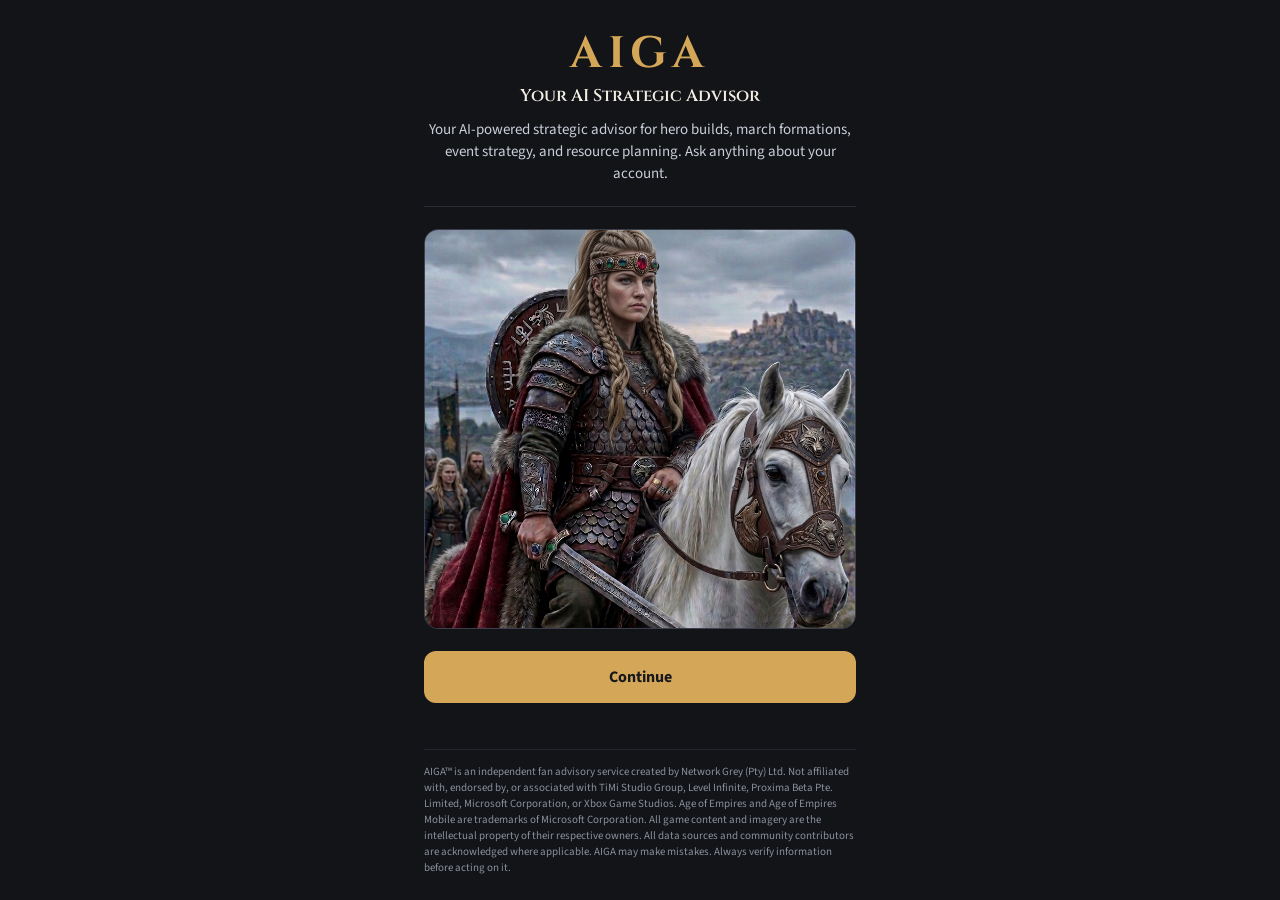
<file: hero_card/index.html>
<!doctype html>
<html lang="en">
<head>
<meta charset="utf-8">
<meta name="viewport" content="width=device-width, initial-scale=1">
<title>AIGA Hero Card</title>
<link rel="preconnect" href="https://fonts.googleapis.com">
<style>body { margin: 0; background: #121418; }</style>
</head>
<body>
<!-- Same mount + loader as the WordPress page; embed.js pulls in the rest. -->
<div id="aiga-hero-card"></div>
<script src="embed.js"></script>
</body>
</html>
</file>
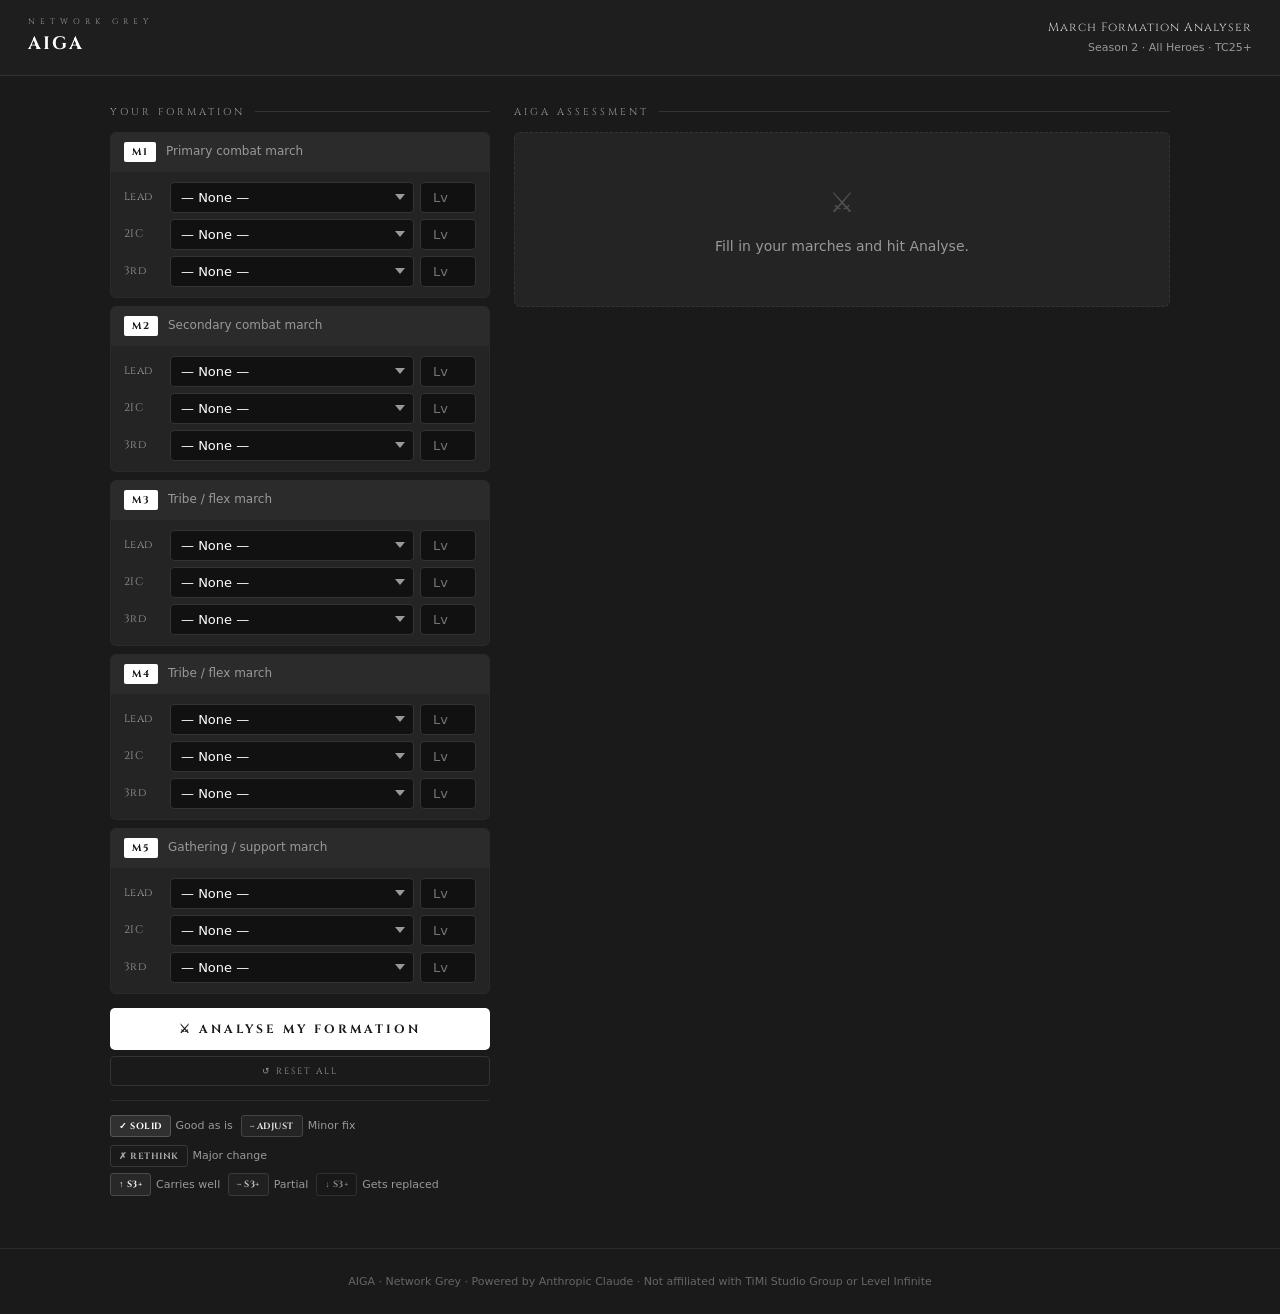
<file: AIGA_March_Analyser.html>
<!DOCTYPE html>
<html lang="en">
<head>
<meta charset="UTF-8">
<meta name="viewport" content="width=device-width, initial-scale=1.0">
<title>AIGA — March Analyser | Network Grey</title>
<style>
  @import url('https://fonts.googleapis.com/css2?family=Cinzel:wght@600;700;900&display=swap');

  :root {
    --bg: #1a1a1a;
    --bg-card: #242424;
    --bg-header: #1e1e1e;
    --border: #333333;
    --border-light: #2a2a2a;
    --text-primary: #ffffff;
    --text-secondary: #cccccc;
    --text-muted: #999999;
    --text-faint: #666666;
    --accent: #ffffff;
    --solid-bg: #303030; --solid-fg: #ffffff; --solid-border: #555;
    --adjust-bg: #242424; --adjust-fg: #dddddd; --adjust-border: #444;
    --rethink-bg: #1a1a1a; --rethink-fg: #aaaaaa; --rethink-border: #383838;
    --lon-well-bg: #282828; --lon-well-fg: #f0f0f0; --lon-well-border: #4a4a4a;
    --lon-partial-bg: #202020; --lon-partial-fg: #c0c0c0; --lon-partial-border: #3a3a3a;
    --lon-limited-bg: #181818; --lon-limited-fg: #888888; --lon-limited-border: #303030;
  }

  * { box-sizing: border-box; margin: 0; padding: 0; }

  body {
    background: var(--bg);
    color: var(--text-primary);
    font-family: -apple-system, BlinkMacSystemFont, 'Segoe UI', system-ui, Roboto, sans-serif;
    font-size: 14px;
    line-height: 1.6;
    min-height: 100vh;
  }

  /* ── HEADER ── */
  .page-header {
    background: var(--bg-header);
    border-bottom: 1px solid var(--border);
    padding: 16px 28px;
    display: flex;
    align-items: center;
    justify-content: space-between;
    position: sticky;
    top: 0;
    z-index: 100;
  }
  .logo-area { display: flex; flex-direction: column; gap: 1px; }
  .logo-ng { font-family: 'Cinzel', serif; font-size: 8px; letter-spacing: 5px; color: var(--text-muted); text-transform: uppercase; }
  .logo-aiga { font-family: 'Cinzel', serif; font-size: 18px; font-weight: 700; color: var(--text-primary); letter-spacing: 2px; }
  .header-meta { text-align: right; }
  .header-title { font-family: 'Cinzel', serif; font-size: 12px; color: var(--text-secondary); letter-spacing: 1px; }
  .header-sub { font-size: 11px; color: var(--text-muted); margin-top: 2px; }

  /* ── LAYOUT ── */
  .main {
    max-width: 1100px;
    margin: 0 auto;
    padding: 28px 20px;
    display: grid;
    grid-template-columns: 380px 1fr;
    gap: 24px;
    align-items: start;
  }

  .panel-title {
    font-family: 'Cinzel', serif;
    font-size: 10px;
    letter-spacing: 3px;
    color: var(--text-muted);
    text-transform: uppercase;
    margin-bottom: 12px;
    display: flex;
    align-items: center;
    gap: 10px;
  }
  .panel-title::after { content: ''; flex: 1; height: 1px; background: var(--border); }

  /* ── MARCH CARDS ── */
  .march-stack { display: flex; flex-direction: column; gap: 8px; }
  .march-card {
    background: var(--bg-card);
    border: 1px solid var(--border-light);
    border-radius: 6px;
    overflow: hidden;
    transition: border-color 0.15s;
  }
  .march-card:focus-within { border-color: #555; }
  .march-head {
    display: flex; align-items: center; gap: 10px;
    padding: 9px 13px;
    background: rgba(255,255,255,0.03);
    border-bottom: 1px solid var(--border-light);
  }
  .march-badge {
    font-family: 'Cinzel', serif; font-size: 10px; font-weight: 700;
    color: var(--bg); background: var(--text-primary);
    padding: 2px 8px; border-radius: 2px; letter-spacing: 1px; flex-shrink: 0;
  }
  .march-role { font-size: 12px; color: var(--text-muted); }
  .march-body { padding: 10px 13px; display: flex; flex-direction: column; gap: 6px; }

  .hero-row { display: grid; grid-template-columns: 40px 1fr 56px; gap: 6px; align-items: center; }
  .slot-label { font-size: 11px; color: var(--text-muted); font-family: 'Cinzel', serif; letter-spacing: 0.3px; }

  select, input[type="number"] {
    background: #111;
    border: 1px solid var(--border);
    border-radius: 4px;
    padding: 7px 10px;
    color: var(--text-primary);
    font-family: -apple-system, BlinkMacSystemFont, 'Segoe UI', system-ui, sans-serif;
    font-size: 13px;
    outline: none;
    width: 100%;
    transition: border-color 0.15s;
    -webkit-appearance: none;
    appearance: none;
  }
  select {
    cursor: pointer;
    background-image: url("data:image/svg+xml,%3Csvg xmlns='http://www.w3.org/2000/svg' width='10' height='6' viewBox='0 0 10 6'%3E%3Cpath fill='%23999999' d='M5 6L0 0h10z'/%3E%3C/svg%3E");
    background-repeat: no-repeat;
    background-position: right 8px center;
    padding-right: 24px;
  }
  select:focus, input[type="number"]:focus { border-color: #666; }
  input[type="number"] { text-align: center; }
  option { background: #1c1c1c; color: #ffffff; }
  option:disabled { color: #666; font-style: italic; }
  optgroup { color: #888; font-style: normal; font-size: 11px; }

  /* ── BUTTONS ── */
  .analyse-btn {
    width: 100%; padding: 13px; margin-top: 14px;
    background: var(--text-primary);
    border: none; border-radius: 5px;
    font-family: 'Cinzel', serif; font-size: 12px; font-weight: 700;
    letter-spacing: 3px; color: var(--bg); cursor: pointer;
    transition: all 0.15s; text-transform: uppercase;
  }
  .analyse-btn:hover:not(:disabled) { background: #e0e0e0; box-shadow: 0 2px 16px rgba(255,255,255,0.12); }
  .analyse-btn:disabled { opacity: 0.3; cursor: not-allowed; }

  .reset-btn {
    width: 100%; padding: 8px; margin-top: 6px;
    background: none; border: 1px solid var(--border);
    border-radius: 4px; font-family: 'Cinzel', serif; font-size: 9px;
    letter-spacing: 2px; color: var(--text-muted); cursor: pointer;
    transition: all 0.15s; text-transform: uppercase;
  }
  .reset-btn:hover { border-color: #555; color: var(--text-secondary); }

  /* ── LEGEND ── */
  .legend { display: flex; flex-wrap: wrap; gap: 8px; margin-top: 14px; padding-top: 14px; border-top: 1px solid var(--border-light); }
  .legend-item { display: flex; align-items: center; gap: 5px; font-size: 11px; color: var(--text-muted); }

  /* ── OUTPUT ── */
  .output-panel { position: sticky; top: 72px; }

  .output-placeholder {
    background: var(--bg-card); border: 1px dashed var(--border);
    border-radius: 6px; padding: 48px 24px; text-align: center;
  }
  .placeholder-icon { font-size: 28px; margin-bottom: 10px; opacity: 0.2; }
  .placeholder-text { font-size: 14px; color: var(--text-muted); }

  .loading-state {
    background: var(--bg-card); border: 1px solid var(--border);
    border-radius: 6px; padding: 32px 24px; text-align: center; display: none;
  }
  .loading-state.visible { display: block; }
  .loading-dots { display: flex; justify-content: center; gap: 8px; margin-bottom: 14px; }
  .dot { width: 7px; height: 7px; border-radius: 50%; background: #555; animation: pulse 1.4s ease-in-out infinite; }
  .dot:nth-child(2) { animation-delay: 0.2s; }
  .dot:nth-child(3) { animation-delay: 0.4s; }
  @keyframes pulse { 0%,100%{opacity:0.2;transform:scale(0.85)} 50%{opacity:1;transform:scale(1)} }
  .loading-text { font-size: 14px; color: var(--text-muted); }

  /* ── RESULTS ── */
  .results { display: none; }
  .results.visible { display: block; }

  .march-result {
    background: var(--bg-card); border: 1px solid var(--border-light);
    border-radius: 6px; padding: 15px 17px; margin-bottom: 10px;
    animation: fadeIn 0.25s ease;
  }
  @keyframes fadeIn { from{opacity:0;transform:translateY(3px)} to{opacity:1;transform:translateY(0)} }

  .result-header { display: flex; align-items: center; gap: 8px; flex-wrap: wrap; margin-bottom: 8px; }
  .result-march-id { font-family: 'Cinzel', serif; font-size: 12px; font-weight: 700; color: var(--text-primary); }

  .tag {
    display: inline-flex; align-items: center; gap: 4px;
    font-family: 'Cinzel', serif; font-size: 9px; letter-spacing: 0.5px; font-weight: 700;
    padding: 3px 8px; border-radius: 3px; text-transform: uppercase;
  }
  .tag-solid   { background: var(--solid-bg);       color: var(--solid-fg);       border: 1px solid var(--solid-border); }
  .tag-adjust  { background: var(--adjust-bg);      color: var(--adjust-fg);      border: 1px solid var(--adjust-border); }
  .tag-rethink { background: var(--rethink-bg);     color: var(--rethink-fg);     border: 1px solid var(--rethink-border); }
  .tag-lon-well    { background: var(--lon-well-bg);    color: var(--lon-well-fg);    border: 1px solid var(--lon-well-border); }
  .tag-lon-partial { background: var(--lon-partial-bg); color: var(--lon-partial-fg); border: 1px solid var(--lon-partial-border); }
  .tag-lon-limited { background: var(--lon-limited-bg); color: var(--lon-limited-fg); border: 1px solid var(--lon-limited-border); }

  .lon-note { font-size: 12px; color: var(--text-muted); font-style: italic; margin-bottom: 10px; padding-left: 2px; }

  .reasons { list-style: none; padding: 0; }
  .reasons li {
    font-size: 14px; line-height: 1.6; color: var(--text-secondary);
    padding: 5px 0 5px 16px; position: relative;
    border-bottom: 1px solid var(--border-light);
  }
  .reasons li:last-child { border-bottom: none; }
  .reasons li::before { content: '—'; position: absolute; left: 0; color: var(--text-faint); }

  .priority-box {
    background: rgba(255,255,255,0.03); border: 1px solid var(--border);
    border-radius: 6px; padding: 15px 17px; margin-top: 4px;
  }
  .priority-title { font-family: 'Cinzel', serif; font-size: 9px; letter-spacing: 3px; color: var(--text-muted); text-transform: uppercase; margin-bottom: 12px; }
  .priority-list { list-style: none; counter-reset: p; }
  .priority-list li {
    counter-increment: p; font-size: 14px; line-height: 1.6; color: var(--text-secondary);
    padding: 5px 0 5px 28px; position: relative;
    border-bottom: 1px solid var(--border-light);
  }
  .priority-list li:last-child { border-bottom: none; }
  .priority-list li::before {
    content: counter(p); position: absolute; left: 0; top: 7px;
    font-family: 'Cinzel', serif; font-size: 10px; font-weight: 700;
    color: var(--text-primary); background: var(--border);
    width: 18px; height: 18px; border-radius: 2px;
    display: flex; align-items: center; justify-content: center;
    text-align: center; line-height: 18px;
  }

  .page-footer {
    text-align: center; padding: 24px;
    border-top: 1px solid var(--border-light);
    font-size: 11px; color: var(--text-faint);
    margin-top: 24px;
  }

  @media (max-width: 800px) {
    .main { grid-template-columns: 1fr; padding: 14px; }
    .output-panel { position: static; }
    .page-header { padding: 12px 16px; }
  }
</style>
</head>
<body>

<header class="page-header">
  <div class="logo-area">
    <div class="logo-ng">Network Grey</div>
    <div class="logo-aiga">AIGA</div>
  </div>
  <div class="header-meta">
    <div class="header-title">March Formation Analyser</div>
    <div class="header-sub">Season 2 · All Heroes · TC25+</div>
  </div>
</header>

<div class="main">

  <div class="input-panel">
    <div class="panel-title">Your Formation</div>
    <div class="march-stack" id="marchStack"></div>
    <button class="analyse-btn" id="analyseBtn" onclick="analyse()">⚔ Analyse My Formation</button>
    <button class="reset-btn" onclick="resetAll()">↺ Reset All</button>
    <div class="legend">
      <div class="legend-item"><span class="tag tag-solid">✓ Solid</span> Good as is</div>
      <div class="legend-item"><span class="tag tag-adjust">~ Adjust</span> Minor fix</div>
      <div class="legend-item"><span class="tag tag-rethink">✗ Rethink</span> Major change</div>
    </div>
    <div class="legend" style="margin-top:6px;padding-top:0;border-top:none;">
      <div class="legend-item"><span class="tag tag-lon-well">↑ S3+</span> Carries well</div>
      <div class="legend-item"><span class="tag tag-lon-partial">~ S3+</span> Partial</div>
      <div class="legend-item"><span class="tag tag-lon-limited">↓ S3+</span> Gets replaced</div>
    </div>
  </div>

  <div class="output-panel">
    <div class="panel-title">AIGA Assessment</div>
    <div class="output-placeholder" id="placeholder">
      <div class="placeholder-icon">⚔</div>
      <div class="placeholder-text">Fill in your marches and hit Analyse.</div>
    </div>
    <div class="loading-state" id="loadingState">
      <div class="loading-dots"><div class="dot"></div><div class="dot"></div><div class="dot"></div></div>
      <div class="loading-text">Consulting the AIGA war council…</div>
    </div>
    <div class="results" id="results"></div>
  </div>

</div>

<div class="page-footer">AIGA · Network Grey · Powered by Anthropic Claude · Not affiliated with TiMi Studio Group or Level Infinite</div>

<script>
// ── HERO DATA ──
// Format: { label, value, type, rarity, season }
// type: SW=Swordsmen, CAV=Cavalry, PIK=Pikemen, ARC=Archer, GATH=Gathering
const HEROES = [
  // ── LEGENDARY: S1 ADVENT WHEEL ──
  { label:"Hua Mulan",         value:"Hua Mulan",         type:"ARC",      rarity:"Legendary", season:"S1 Wheel" },
  { label:"Tribhuwana",        value:"Tribhuwana",        type:"SW/CAV",   rarity:"Legendary", season:"S1 Wheel" },
  { label:"Yi Sun-Shin",       value:"Yi Sun-Shin",       type:"ARC",      rarity:"Legendary", season:"S1 Wheel" },
  { label:"Josephine",         value:"Josephine",         type:"ARC/SW",   rarity:"Legendary", season:"S1 Wheel" },
  // ── LEGENDARY: S2 ADVENT WHEEL ──
  { label:"Lu Bu",             value:"Lu Bu",             type:"CAV",      rarity:"Legendary", season:"S2 Wheel" },
  { label:"Attila the Hun",    value:"Attila the Hun",    type:"CAV/ARC",  rarity:"Legendary", season:"S2 Wheel" },
  { label:"Hannibal",          value:"Hannibal",          type:"CAV",      rarity:"Legendary", season:"S2 Wheel" },
  { label:"Belisarius",        value:"Belisarius",        type:"PIK/CAV",  rarity:"Legendary", season:"S2 Wheel" },
  { label:"Justinian",         value:"Justinian",         type:"CAV",      rarity:"Legendary", season:"S2 Wheel" },
  // ── LEGENDARY: TAVERN / EARLY EVENTS ──
  { label:"Guan Yu",           value:"Guan Yu",           type:"CAV",      rarity:"Legendary", season:"Tavern" },
  { label:"Joan of Arc",       value:"Joan of Arc",       type:"PIK",      rarity:"Legendary", season:"Tavern" },
  { label:"Hammurabi",         value:"Hammurabi",         type:"SW",       rarity:"Legendary", season:"Tavern" },
  { label:"Harald III",        value:"Harald III",        type:"CAV/SW",   rarity:"Legendary", season:"Tavern" },
  { label:"Darius I",          value:"Darius I",          type:"PIK/CAV",  rarity:"Legendary", season:"Tavern" },
  { label:"King Derek",        value:"King Derek",        type:"ARC/SW",   rarity:"Legendary", season:"Event (Giants Roar)" },
  { label:"Henry IV",          value:"Henry IV",          type:"ARC",      rarity:"Legendary", season:"Event" },
  { label:"Cleopatra",         value:"Cleopatra",         type:"CAV/SW",   rarity:"Legendary", season:"Tavern/Event" },
  { label:"Diao Chan",         value:"Diao Chan",         type:"GATH",     rarity:"Legendary", season:"Tavern/Event" },
  // ── LEGENDARY: VIP STORE (PAID) ──
  { label:"Miyamoto Musashi",  value:"Miyamoto Musashi",  type:"SW",       rarity:"Legendary", season:"VIP (Paid)" },
  { label:"King Arthur",       value:"King Arthur",       type:"CAV/SW",   rarity:"Mythical",  season:"VIP17 (Paid)" },
  // ── LEGENDARY: S3+ NOT YET AVAILABLE ──
  { label:"Yodit",             value:"Yodit",             type:"SW",       rarity:"Legendary", season:"S3 Wheel" },
  { label:"Lagertha",          value:"Lagertha",          type:"SW",       rarity:"Legendary", season:"S3 Wheel" },
  { label:"Boudica",           value:"Boudica",           type:"PIK",      rarity:"Legendary", season:"S3 Wheel" },
  { label:"Bellevue",          value:"Bellevue",          type:"ARC",      rarity:"Legendary", season:"S3 Wheel" },
  { label:"Timur",             value:"Timur",             type:"CAV/ARC",  rarity:"Legendary", season:"S3+ Event" },
  { label:"Ramesses II",       value:"Ramesses II",       type:"SW/ARC",   rarity:"Legendary", season:"S3 MGE Event" },
  { label:"Cyrus the Great",   value:"Cyrus the Great",   type:"PIK",      rarity:"Legendary", season:"S4 MGE Event" },
  { label:"Mansa Musa",        value:"Mansa Musa",        type:"PIK",      rarity:"Legendary", season:"S4 Wheel" },
  { label:"Vlad III",          value:"Vlad III",          type:"PIK",      rarity:"Legendary", season:"S4 Wheel" },
  { label:"Theodora",          value:"Theodora",          type:"ARC/SW",   rarity:"Legendary", season:"S3+ Event" },
  { label:"Constantine",       value:"Constantine",       type:"SW",       rarity:"Legendary", season:"S3+ Event" },
  { label:"Mehmed II",         value:"Mehmed II",         type:"ARC/SW",   rarity:"Legendary", season:"S3+ Event" },
  { label:"Saladin",           value:"Saladin",           type:"CAV/ARC",  rarity:"Legendary", season:"S3+ Event" },
  { label:"El Cid",            value:"El Cid",            type:"CAV",      rarity:"Legendary", season:"S3+ Event" },
  { label:"Ashoka",            value:"Ashoka",            type:"PIK/CAV",  rarity:"Legendary", season:"S3+ Event" },
  { label:"Queen Seondeok",    value:"Queen Seondeok",    type:"ARC",      rarity:"Legendary", season:"S3+ Event" },
  { label:"Suleiman",          value:"Suleiman",          type:"ARC",      rarity:"Legendary", season:"S3+ Event" },
  { label:"Rani Durgavati",    value:"Rani Durgavati",    type:"CAV/ARC",  rarity:"Legendary", season:"S3+ Event" },
  { label:"Octavian",          value:"Octavian",          type:"PIK",      rarity:"Legendary", season:"S3+ Event" },
  { label:"Richard I",         value:"Richard I",         type:"PIK",      rarity:"Legendary", season:"S3+ Event" },
  { label:"Leonidas",          value:"Leonidas",          type:"PIK",      rarity:"Legendary", season:"S3+ Event" },
  { label:"Frederick Barbarossa",value:"Frederick Barbarossa",type:"PIK",  rarity:"Legendary", season:"S3+ Event" },
  { label:"Julius Caesar",     value:"Julius Caesar",     type:"PIK/SW",   rarity:"Legendary", season:"S3+ Event" },
  { label:"Ram Khamhaeng",     value:"Ram Khamhaeng",     type:"PIK",      rarity:"Legendary", season:"S3+ Event" },
  { label:"Philip IV",         value:"Philip IV",         type:"SW",       rarity:"Legendary", season:"S3+ Event" },
  { label:"Charlemagne",       value:"Charlemagne",       type:"ARC/SW",   rarity:"Legendary", season:"S3+ Event" },
  { label:"Tomyris",           value:"Tomyris",           type:"SW",       rarity:"Legendary", season:"S3+ Event" },
  { label:"Sun Tzu",           value:"Sun Tzu",           type:"SW",       rarity:"Legendary", season:"S3+ Event" },
  { label:"Tariq / Khalid",    value:"Tariq",             type:"CAV",      rarity:"Legendary", season:"S3+ Event" },
  { label:"Queen of Sheba",    value:"Queen of Sheba",    type:"PIK/CAV",  rarity:"Legendary", season:"S3+ Event" },
  { label:"King David",        value:"King David",        type:"ARC/SW",   rarity:"Legendary", season:"S3+ Event" },
  { label:"Yi Seong-Gye",      value:"Yi Seong-Gye",      type:"CAV",      rarity:"Legendary", season:"S3+ Event" },
  { label:"Sejong the Great",  value:"Sejong the Great",  type:"CAV",      rarity:"Legendary", season:"S3+ Event" },
  { label:"Cid",               value:"Cid",               type:"CAV",      rarity:"Legendary", season:"S3+ Event" },
  { label:"Bushra",            value:"Bushra",            type:"PIK/CAV",  rarity:"Legendary", season:"S3+ Event" },
  { label:"Oda Nobunaga",      value:"Oda Nobunaga",      type:"SW",       rarity:"Legendary", season:"S3+ Event" },
  { label:"Toyotomi Hideyoshi",value:"Toyotomi Hideyoshi",type:"SW",       rarity:"Legendary", season:"Event" },
  { label:"Tokugawa Ieyasu",   value:"Tokugawa Ieyasu",   type:"SW",       rarity:"Legendary", season:"Event" },
  // ── EPIC HEROES ──
  { label:"Wu Wei",            value:"Wu Wei",            type:"PIK",      rarity:"Epic",      season:"Available" },
  { label:"Kaso",              value:"Kaso",              type:"CAV",      rarity:"Epic",      season:"Available" },
  { label:"Li Daoxuan",        value:"Li Daoxuan",        type:"SW",       rarity:"Epic",      season:"Available" },
  { label:"Thanius",           value:"Thanius",           type:"PIK",      rarity:"Epic",      season:"Available" },
  { label:"Nino",              value:"Nino",              type:"SW",       rarity:"Epic",      season:"Available" },
  { label:"Cui Ruyi",          value:"Cui Ruyi",          type:"ARC",      rarity:"Epic",      season:"Available" },
  { label:"Gatos",             value:"Gatos",             type:"PIK",      rarity:"Epic",      season:"Available" },
  { label:"Gao Meng",          value:"Gao Meng",          type:"SW",       rarity:"Epic",      season:"Available" },
  { label:"Axel",              value:"Axel",              type:"CAV",      rarity:"Epic",      season:"Available" },
  { label:"Baldassi",          value:"Baldassi",          type:"SW",       rarity:"Epic",      season:"Available" },
  { label:"Clyde",             value:"Clyde",             type:"CAV",      rarity:"Epic",      season:"Available" },
  { label:"Yuan Xia",          value:"Yuan Xia",          type:"ARC",      rarity:"Epic",      season:"Available" },
  { label:"Leon",              value:"Leon",              type:"ARC",      rarity:"Epic",      season:"Available" },
  { label:"Leo",               value:"Leo",               type:"PIK",      rarity:"Epic",      season:"Available" },
  { label:"Luki",              value:"Luki",              type:"ARC",      rarity:"Epic",      season:"Available" },
  { label:"Narses",            value:"Narses",            type:"CAV",      rarity:"Epic",      season:"Available" },
];

const TYPE_ICON = { SW:"⚔", CAV:"🐴", PIK:"🪖", ARC:"🏹", GATH:"🌾" };
const TYPE_LABEL = { SW:"Sword", CAV:"Cavalry", PIK:"Pike", ARC:"Archer", GATH:"Gather" };

const MARCHES = [
  { id:"M1", label:"Primary combat march" },
  { id:"M2", label:"Secondary combat march" },
  { id:"M3", label:"Tribe / flex march" },
  { id:"M4", label:"Tribe / flex march" },
  { id:"M5", label:"Gathering / support march" },
];
const SLOTS = ["Lead","2IC","3rd"];

function heroOptLabel(h) {
  const types = h.type.split('/').map(t => TYPE_LABEL[t] || t).join('/');
  return `${h.label} [${types}]`;
}

function buildHeroSelect(id) {
  // Group by season/availability
  const groups = {};
  HEROES.forEach(h => {
    const g = h.rarity === 'Epic' ? 'Epic Heroes' : h.season;
    if (!groups[g]) groups[g] = [];
    groups[g].push(h);
  });

  const order = [
    'S1 Wheel','S2 Wheel','Tavern','Event (Giants Roar)','Event','Tavern/Event',
    'VIP (Paid)','VIP17 (Paid)',
    'S3 Wheel','S3 MGE Event','S4 MGE Event','S4 Wheel','S3+ Event','S3+ Wheel',
    'Epic Heroes'
  ];

  const groupLabels = {
    'S1 Wheel':'── Legendary: S1 Advent Wheel ──',
    'S2 Wheel':'── Legendary: S2 Advent Wheel ──',
    'Tavern':'── Legendary: Tavern ──',
    'Event (Giants Roar)':'── Legendary: Early Events ──',
    'Event':'── Legendary: Events ──',
    'Tavern/Event':'── Legendary: Tavern / Events ──',
    'VIP (Paid)':'── Legendary: VIP Store (Paid) ──',
    'VIP17 (Paid)':'── Legendary: VIP17 (Paid) ──',
    'S3 Wheel':'── Legendary: S3+ Not Yet Available ──',
    'S3 MGE Event':'── Legendary: S3 MGE Event ──',
    'S4 MGE Event':'── Legendary: S4 MGE Event ──',
    'S4 Wheel':'── Legendary: S4 Wheel ──',
    'S3+ Event':'── Legendary: S3+ Events ──',
    'S3+ Wheel':'── Legendary: S3+ Wheel ──',
    'Epic Heroes':'── Epic Heroes ──',
  };

  let html = '<option value="">— None —</option>';
  const seen = new Set();
  order.forEach(g => {
    if (!groups[g] || seen.has(g)) return;
    seen.add(g);
    html += `<option disabled>${groupLabels[g] || g}</option>`;
    groups[g].forEach(h => {
      html += `<option value="${h.value}">${heroOptLabel(h)}</option>`;
    });
  });
  return `<select id="${id}">${html}</select>`;
}

function buildUI() {
  const stack = document.getElementById('marchStack');
  stack.innerHTML = '';
  MARCHES.forEach(m => {
    const rows = SLOTS.map((slot, i) => `
      <div class="hero-row">
        <span class="slot-label">${slot}</span>
        ${buildHeroSelect(`${m.id}-${i}-hero`)}
        <input type="number" id="${m.id}-${i}-level" placeholder="Lv" min="1" max="100">
      </div>`).join('');
    stack.innerHTML += `
      <div class="march-card">
        <div class="march-head">
          <span class="march-badge">${m.id}</span>
          <span class="march-role">${m.label}</span>
        </div>
        <div class="march-body">${rows}</div>
      </div>`;
  });
}

function resetAll() {
  buildUI();
  document.getElementById('placeholder').style.display='block';
  document.getElementById('loadingState').classList.remove('visible');
  const r = document.getElementById('results');
  r.classList.remove('visible'); r.innerHTML='';
}

function getPayload() {
  return MARCHES.map(m => {
    const heroes = SLOTS.map((slot,i) => {
      const sel = document.getElementById(`${m.id}-${i}-hero`);
      const lv = document.getElementById(`${m.id}-${i}-level`);
      if (!sel || !sel.value) return null;
      const hero = HEROES.find(h => h.value === sel.value);
      return { slot, name: sel.value, level: lv?.value ? parseInt(lv.value) : null,
               type: hero?.type || '', rarity: hero?.rarity || '', season: hero?.season || '' };
    }).filter(Boolean);
    return { march: m.id, label: m.label, heroes };
  }).filter(m => m.heroes.length > 0);
}

async function analyse() {
  const marches = getPayload();
  if (!marches.length) { alert('Add at least one hero before analysing.'); return; }

  const btn = document.getElementById('analyseBtn');
  btn.disabled = true;
  document.getElementById('placeholder').style.display='none';
  document.getElementById('results').classList.remove('visible');
  document.getElementById('loadingState').classList.add('visible');

  const SYSTEM = `You are AIGA, a strategic advisor for Age of Empires Mobile. Server is Season 2. Players are TC25+.

SEASON AVAILABILITY — CRITICAL:
S1 Advent Wheel: Hua Mulan, Tribhuwana, Yi Sun-Shin, Josephine
S2 Advent Wheel: Lu Bu, Attila the Hun, Hannibal, Belisarius, Justinian
Tavern (always): Guan Yu, Joan of Arc, Hammurabi, Harald III, Darius I, Cleopatra, Diao Chan
Early Events: King Derek (Giants Roar), Henry IV, Cleopatra, Diao Chan
VIP Store (paid): Miyamoto Musashi (VIP1/2), King Arthur (VIP17)
S3+ NOT YET AVAILABLE: Yodit, Lagertha, Boudica, Bellevue, Timur, Ramesses, Cyrus, Mansa Musa, Vlad, Theodora, Constantine, Mehmed, Saladin, El Cid, Ashoka, Queen Seondeok, Suleiman, Rani Durgavati, Octavian, Richard I, Leonidas, Frederick Barbarossa, Julius Caesar, Ram Khamhaeng, Philip IV, Charlemagne, Tomyris, Sun Tzu, Tariq/Khalid, Queen of Sheba, King David, Yi Seong-Gye, Sejong, Cid, Bushra, Oda Nobunaga
Epic Heroes (always available): Wu Wei, Kaso, Li Daoxuan, Thanius, Nino, Cui Ruyi, Gatos, Gao Meng, Axel, Baldassi, Clyde, Yuan Xia, Leon, Leo, Luki, Narses

HERO TYPE CODES: SW=Swordsmen, CAV=Cavalry, PIK=Pikemen, ARC=Archer, GATH=Gathering only

TOP S2 FORMATIONS:
- Warrior Cavalry (BEST S2): Lu Bu [CAV] lead + Attila the Hun [CAV/ARC] + Guan Yu [CAV]. Dominant — Attila double attack triggers Lu Bu crits.
- Warrior Swordsmen (VIP): Miyamoto [SW] + Tribhuwana [SW/CAV] + Hammurabi/King Derek [SW]
- Tactical Pikeman: Belisarius [PIK/CAV] + Justinian [CAV] + support
- Archer: Hua Mulan [ARC] + Yi Sun-Shin [ARC] + Attila/Josephine — viable S2, weakens S3
- Gathering (M5): Diao Chan + Cleopatra + Darius. NEVER use these in combat lead.

KEY RULES:
- Heroes MUST match their march troop type. A cavalry hero in a swordsmen march is wrong unless they have dual type that includes swordsmen.
- Tribhuwana is a SUPPORT — never march lead. She buffs the lead's activation chance.
- Diao Chan, Cleopatra, Darius in combat lead = wrong (gathering heroes only).
- Attila should be support/2IC not lead, unless no better option.
- Epic heroes are weaker than legendaries — flag if an epic is in a key lead role where a legendary is available.
- Heroes below lv40 cannot use Epic mounts — flag low level leads.
- S3+ heroes flagged as not yet available if selected.

SEASON LONGEVITY (S3+):
CARRIES WELL: Lu Bu (still strong, gets Cyrus counter), Attila (timeless support), Miyamoto (grows stronger with S3 supports), Tribhuwana (core sword support), Belisarius (top pike S3+), Guan Yu (solid support)
CARRIES PARTIALLY: Hua Mulan (archer meta weakens S3), Yi Sun-Shin (meta dependent), Josephine (gets outclassed), Harald III (replaced by better supports), Hammurabi (placeholder support), Justinian (situational)
LIMITED: Joan of Arc (niche rally only), Darius (gathering only), Epic heroes (lower ceiling)

RESPONSE FORMAT — return ONLY valid JSON, no markdown:
{
  "marches": [
    {
      "id": "M1",
      "verdict": "SOLID" | "ADJUST" | "RETHINK",
      "longevity": "CARRIES WELL" | "CARRIES PARTIALLY" | "LIMITED",
      "longevity_note": "one sentence max 18 words",
      "reasons": ["reason max 20 words", "reason max 20 words"]
    }
  ],
  "priorities": ["action max 20 words", "action max 20 words", "action max 20 words"]
}`;

  const userMsg = `Analyse my AoEM formation (Season 2 server, TC25+):\n\n` +
    marches.map(m =>
      `${m.march} (${m.label}):\n` +
      m.heroes.map(h =>
        `  ${h.slot}: ${h.name} [${h.type}] ${h.rarity}${h.level ? ` Lv${h.level}` : ''} (${h.season})`
      ).join('\n')
    ).join('\n\n');

  try {
    const res = await fetch('https://api.anthropic.com/v1/messages', {
      method: 'POST',
      headers: { 'Content-Type': 'application/json' },
      body: JSON.stringify({
        model: 'claude-sonnet-4-20250514', max_tokens: 900,
        system: SYSTEM,
        messages: [{ role:'user', content: userMsg }]
      })
    });
    const data = await res.json();
    const raw = data.content?.find(b => b.type==='text')?.text || '';
    const json = JSON.parse(raw.replace(/```json|```/g,'').trim());
    renderResults(json);
  } catch(err) {
    console.error(err);
    document.getElementById('results').innerHTML =
      `<div style="background:#1a1a1a;border:1px solid #333;border-radius:6px;padding:16px;color:#999;font-size:14px;">
        Could not connect to AIGA. Check your internet connection and try again.
      </div>`;
    document.getElementById('results').classList.add('visible');
  }
  document.getElementById('loadingState').classList.remove('visible');
  btn.disabled = false;
}

function renderResults(json) {
  const vMap = {
    SOLID:  {cls:'tag-solid',   label:'✓ Solid'},
    ADJUST: {cls:'tag-adjust',  label:'~ Adjust'},
    RETHINK:{cls:'tag-rethink', label:'✗ Rethink'},
  };
  const lMap = {
    'CARRIES WELL':    {cls:'tag-lon-well',    label:'↑ S3+'},
    'CARRIES PARTIALLY':{cls:'tag-lon-partial',label:'~ S3+'},
    'LIMITED':         {cls:'tag-lon-limited', label:'↓ S3+'},
  };
  let html = '';
  (json.marches||[]).forEach(m => {
    const v = vMap[m.verdict] || vMap.ADJUST;
    const l = lMap[m.longevity] || lMap['CARRIES PARTIALLY'];
    html += `
      <div class="march-result">
        <div class="result-header">
          <span class="result-march-id">${m.id}</span>
          <span class="tag ${v.cls}">${v.label}</span>
          <span class="tag ${l.cls}">${l.label}</span>
        </div>
        ${m.longevity_note ? `<div class="lon-note">${m.longevity_note}</div>` : ''}
        <ul class="reasons">${(m.reasons||[]).map(r=>`<li>${r}</li>`).join('')}</ul>
      </div>`;
  });
  if ((json.priorities||[]).length) {
    html += `
      <div class="priority-box">
        <div class="priority-title">⚔ Priority Actions</div>
        <ol class="priority-list">${json.priorities.map(p=>`<li>${p}</li>`).join('')}</ol>
      </div>`;
  }
  const results = document.getElementById('results');
  results.innerHTML = html;
  results.classList.add('visible');
}

buildUI();
</script>
</body>
</html>
</file>
